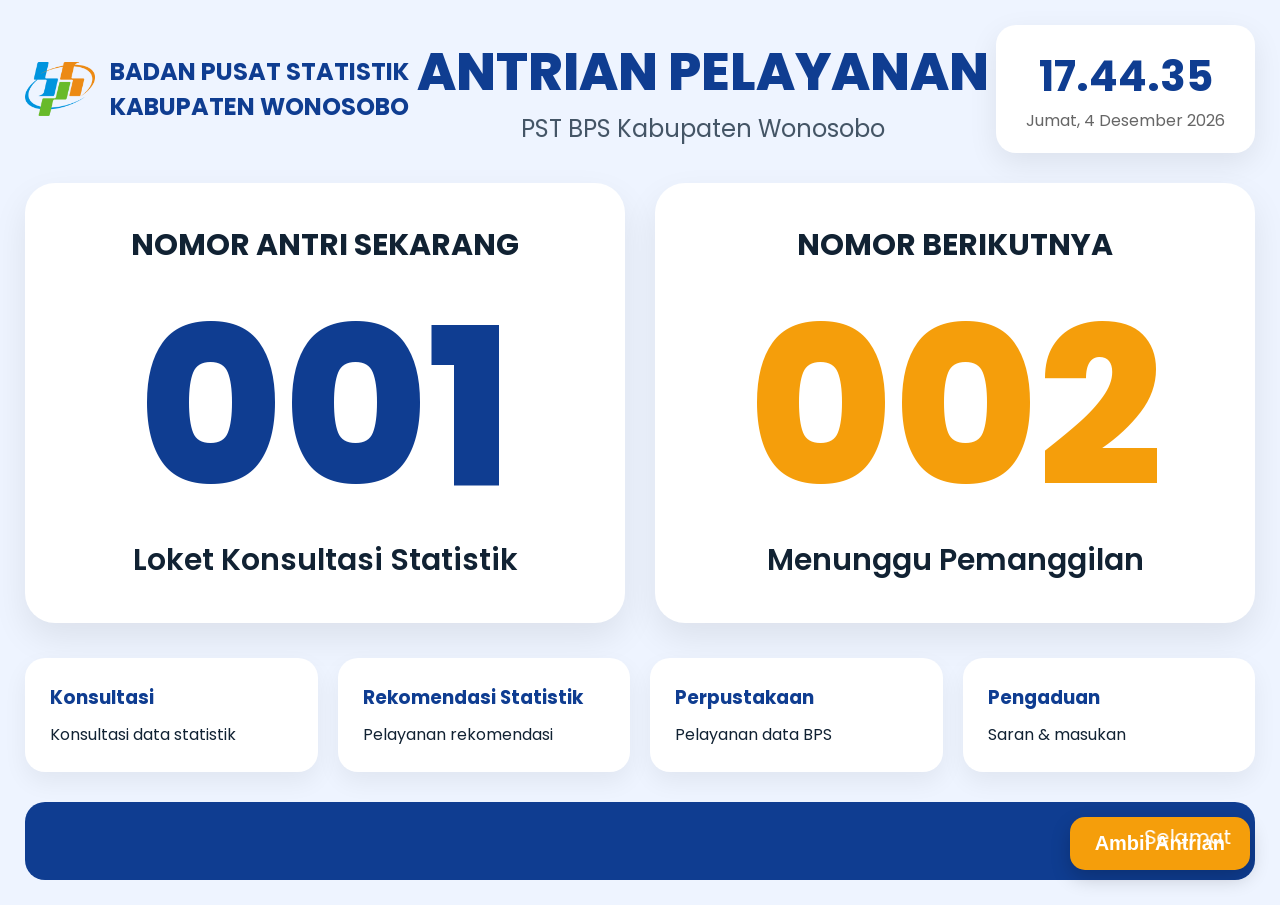
<file: index.html>
<!DOCTYPE html>
<html lang="id">
<head>
  <meta charset="UTF-8" />
  <meta name="viewport" content="width=device-width, initial-scale=1.0"/>

  <title>Sistem Antri PST</title>

  <link rel="stylesheet" href="style.css"/>

  <link rel="preconnect" href="https://fonts.googleapis.com">
  <link href="https://fonts.googleapis.com/css2?family=Poppins:wght@300;400;500;600;700;800&display=swap" rel="stylesheet">
</head>

<body>

  <div class="container">

    <!-- HEADER -->
    <header class="header">

      <div class="logo-area">
        <img src="assets/bps.png" class="logo">

        <div>
          <h2>BADAN PUSAT STATISTIK</h2>
          <h2>KABUPATEN WONOSOBO</h2>
        </div>
      </div>

      <div class="title">
        <h1>ANTRIAN PELAYANAN</h1>
        <p>PST BPS Kabupaten Wonosobo</p>
      </div>

      <div class="clock-box">
        <div id="clock">10:20:30</div>
        <span id="date">Senin, 1 Januari 2026</span>
      </div>

    </header>

    <!-- MAIN -->
    <main class="main-grid">

      <!-- NOW -->
      <div class="queue-card current">

        <div class="card-header">
          NOMOR ANTRI SEKARANG
        </div>

        <div class="queue-number blue">
          001
        </div>

        <div class="service">
          Loket Konsultasi Statistik
        </div>

      </div>

      <!-- NEXT -->
      <div class="queue-card next">

        <div class="card-header">
          NOMOR BERIKUTNYA
        </div>

        <div class="queue-number orange">
          002
        </div>

        <div class="service">
          Menunggu Pemanggilan
        </div>

      </div>

    </main>

    <!-- SERVICES -->
    <section class="services">

      <div class="service-box">
        <h3>Konsultasi</h3>
        <p>Konsultasi data statistik</p>
      </div>

      <div class="service-box">
        <h3>Rekomendasi Statistik</h3>
        <p>Pelayanan rekomendasi</p>
      </div>

      <div class="service-box">
        <h3>Perpustakaan</h3>
        <p>Pelayanan data BPS</p>
      </div>

      <div class="service-box">
        <h3>Pengaduan</h3>
        <p>Saran & masukan</p>
      </div>

    </section>

    <button onclick="window.location.href='kiosk.html'" class="kiosk-btn">
    Ambil Antrian
    </button>

    <!-- FOOTER -->
    <footer class="footer">
      <marquee>
        Selamat Datang di PST BPS Kabupaten Wonosobo • Melayani Dengan Profesional • #MelayaniDenganHati
      </marquee>
    </footer>

  </div>

  <script src="script.js"></script>

</body>
</html>
</file>
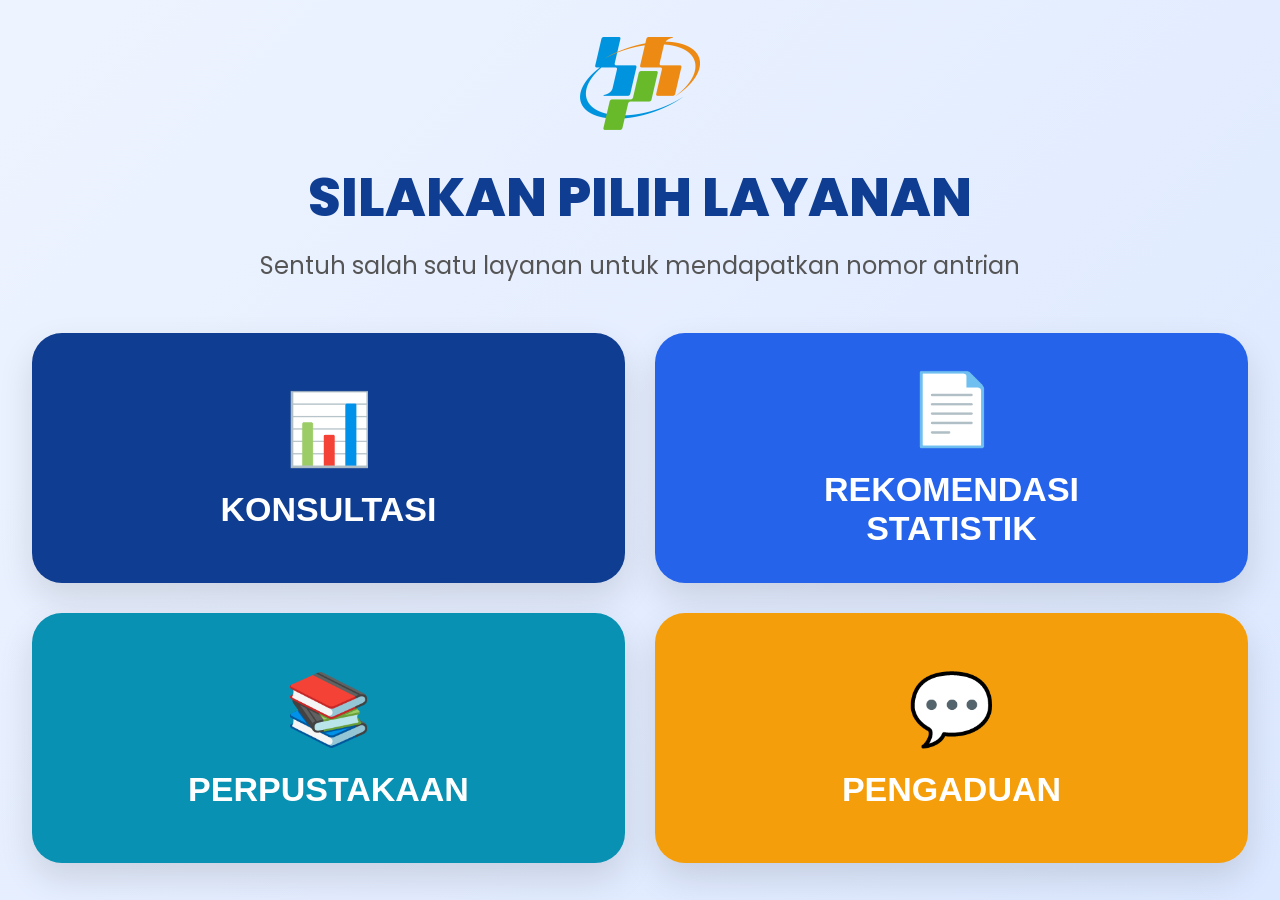
<file: kiosk.html>
<!DOCTYPE html>
<html lang="id">
<head>
  <meta charset="UTF-8">
  <meta name="viewport" content="width=device-width, initial-scale=1.0">
  <title>Ambil Antrian PST</title>

  <link rel="stylesheet" href="kiosk.css">

  <link rel="preconnect" href="https://fonts.googleapis.com">
  <link href="https://fonts.googleapis.com/css2?family=Poppins:wght@400;500;600;700;800&display=swap" rel="stylesheet">
</head>
<body>

<div class="container">

    <div class="header">

        <img src="assets/bps.png" class="logo">

        <h1>SILAKAN PILIH LAYANAN</h1>

        <p>
            Sentuh salah satu layanan untuk
            mendapatkan nomor antrian
        </p>

    </div>

    <div class="service-grid">

        <button class="service-btn konsultasi">
            <span class="icon">📊</span>
            <span>KONSULTASI</span>
        </button>

        <button class="service-btn rekomendasi">
            <span class="icon">📄</span>
            <span>REKOMENDASI<br>STATISTIK</span>
        </button>

        <button class="service-btn perpustakaan">
            <span class="icon">📚</span>
            <span>PERPUSTAKAAN</span>
        </button>

        <button class="service-btn pengaduan">
            <span class="icon">💬</span>
            <span>PENGADUAN</span>
        </button>

    </div>

</div>

</body>
</html>
</file>
<file: style.css>
*{
  margin:0;
  padding:0;
  box-sizing:border-box;
}

body{
  font-family:'Poppins',sans-serif;
  background:#eef4ff;
  color:#123;
}

.container{
  min-height:100vh;
  padding:25px;
}

/* HEADER */

.header{
  display:flex;
  justify-content:space-between;
  align-items:center;
  margin-bottom:30px;
}

.logo-area{
  display:flex;
  align-items:center;
  gap:15px;
}

.logo{
  width:70px;
}

.logo-area h2{
  color:#0F3D91;
  font-size:24px;
}

.logo-area p{
  color:#444;
}

.title{
  text-align:center;
}

.title h1{
  font-size:52px;
  color:#0F3D91;
  font-weight:800;
}

.title p{
  font-size:24px;
  color:#456;
}

.clock-box{
  background:white;
  padding:20px 30px;
  border-radius:20px;
  box-shadow:0 10px 30px rgba(0,0,0,0.08);
  text-align:center;
}

#clock{
  font-size:42px;
  font-weight:700;
  color:#0F3D91;
}

#date{
  color:#666;
}

/* MAIN */

.main-grid{
  display:grid;
  grid-template-columns:1fr 1fr;
  gap:30px;
}

.queue-card{
  background:white;
  border-radius:30px;
  padding:40px;
  box-shadow:0 15px 35px rgba(0,0,0,0.08);
  text-align:center;
}

.card-header{
  font-size:30px;
  font-weight:700;
  margin-bottom:30px;
}

.queue-number{
  font-size:220px;
  font-weight:800;
  line-height:1;
}

.blue{
  color:#0F3D91;
}

.orange{
  color:#F59E0B;
}

.service{
  font-size:30px;
  margin-top:20px;
  font-weight:600;
}

/* SERVICES */

.services{
  display:grid;
  grid-template-columns:repeat(4,1fr);
  gap:20px;
  margin-top:35px;
}

.service-box{
  background:white;
  padding:25px;
  border-radius:20px;
  box-shadow:0 10px 25px rgba(0,0,0,0.06);
}

.service-box h3{
  color:#0F3D91;
  margin-bottom:10px;
}

/* FOOTER */

.footer{
  margin-top:30px;
  background:#0F3D91;
  color:white;
  padding:20px;
  border-radius:20px;
  font-size:20px;
}

.kiosk-btn{
    position:fixed;
    bottom:30px;
    right:30px;

    background:#F59E0B;
    color:white;

    border:none;
    border-radius:15px;

    padding:15px 25px;

    font-size:20px;
    font-weight:600;

    cursor:pointer;

    box-shadow:0 8px 20px rgba(0,0,0,0.2);
}
</file>
<file: kiosk.css>
*{
    margin:0;
    padding:0;
    box-sizing:border-box;
}

body{
    font-family:'Poppins',sans-serif;

    height:100vh;

    background:
    linear-gradient(
        135deg,
        #eef4ff,
        #dce8ff
    );

    display:flex;
    justify-content:center;
    align-items:center;
}

.container{
    width:95%;
    max-width:1400px;
}

.header{
    text-align:center;
    margin-bottom:50px;
}

.logo{
    width:120px;
    margin-bottom:20px;
}

.header h1{
    font-size:54px;
    color:#0F3D91;
    font-weight:800;
}

.header p{
    font-size:24px;
    color:#555;
    margin-top:10px;
}

.service-grid{
    display:grid;

    grid-template-columns:
    repeat(2,1fr);

    gap:30px;
}

.service-btn{

    border:none;

    height:250px;

    border-radius:30px;

    cursor:pointer;

    color:white;

    font-size:34px;

    font-weight:700;

    transition:.3s;

    display:flex;
    flex-direction:column;
    justify-content:center;
    align-items:center;

    box-shadow:
    0 15px 35px rgba(0,0,0,.12);
}

.service-btn:hover{
    transform:translateY(-8px);
}

.icon{
    font-size:70px;
    margin-bottom:20px;
}

.konsultasi{
    background:#0F3D91;
}

.rekomendasi{
    background:#2563eb;
}

.perpustakaan{
    background:#0891b2;
}

.pengaduan{
    background:#f59e0b;
}
</file>
